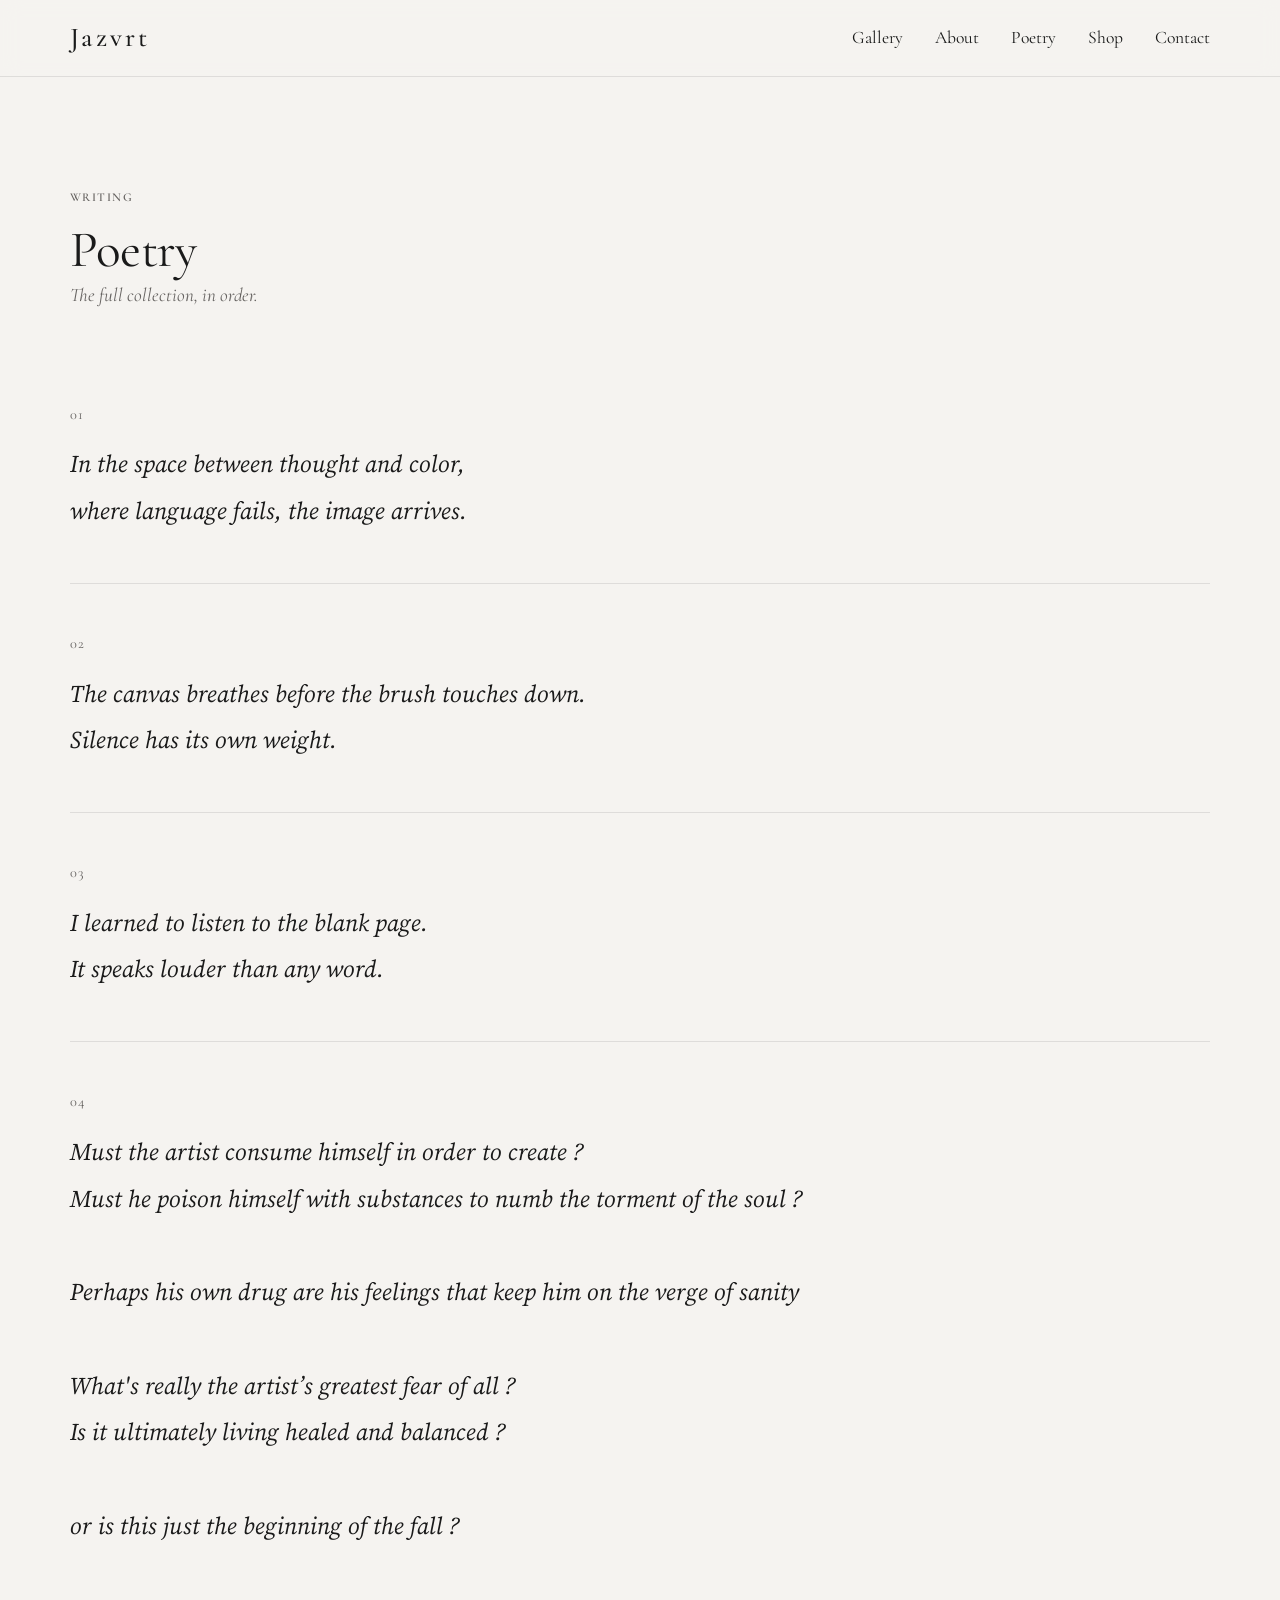
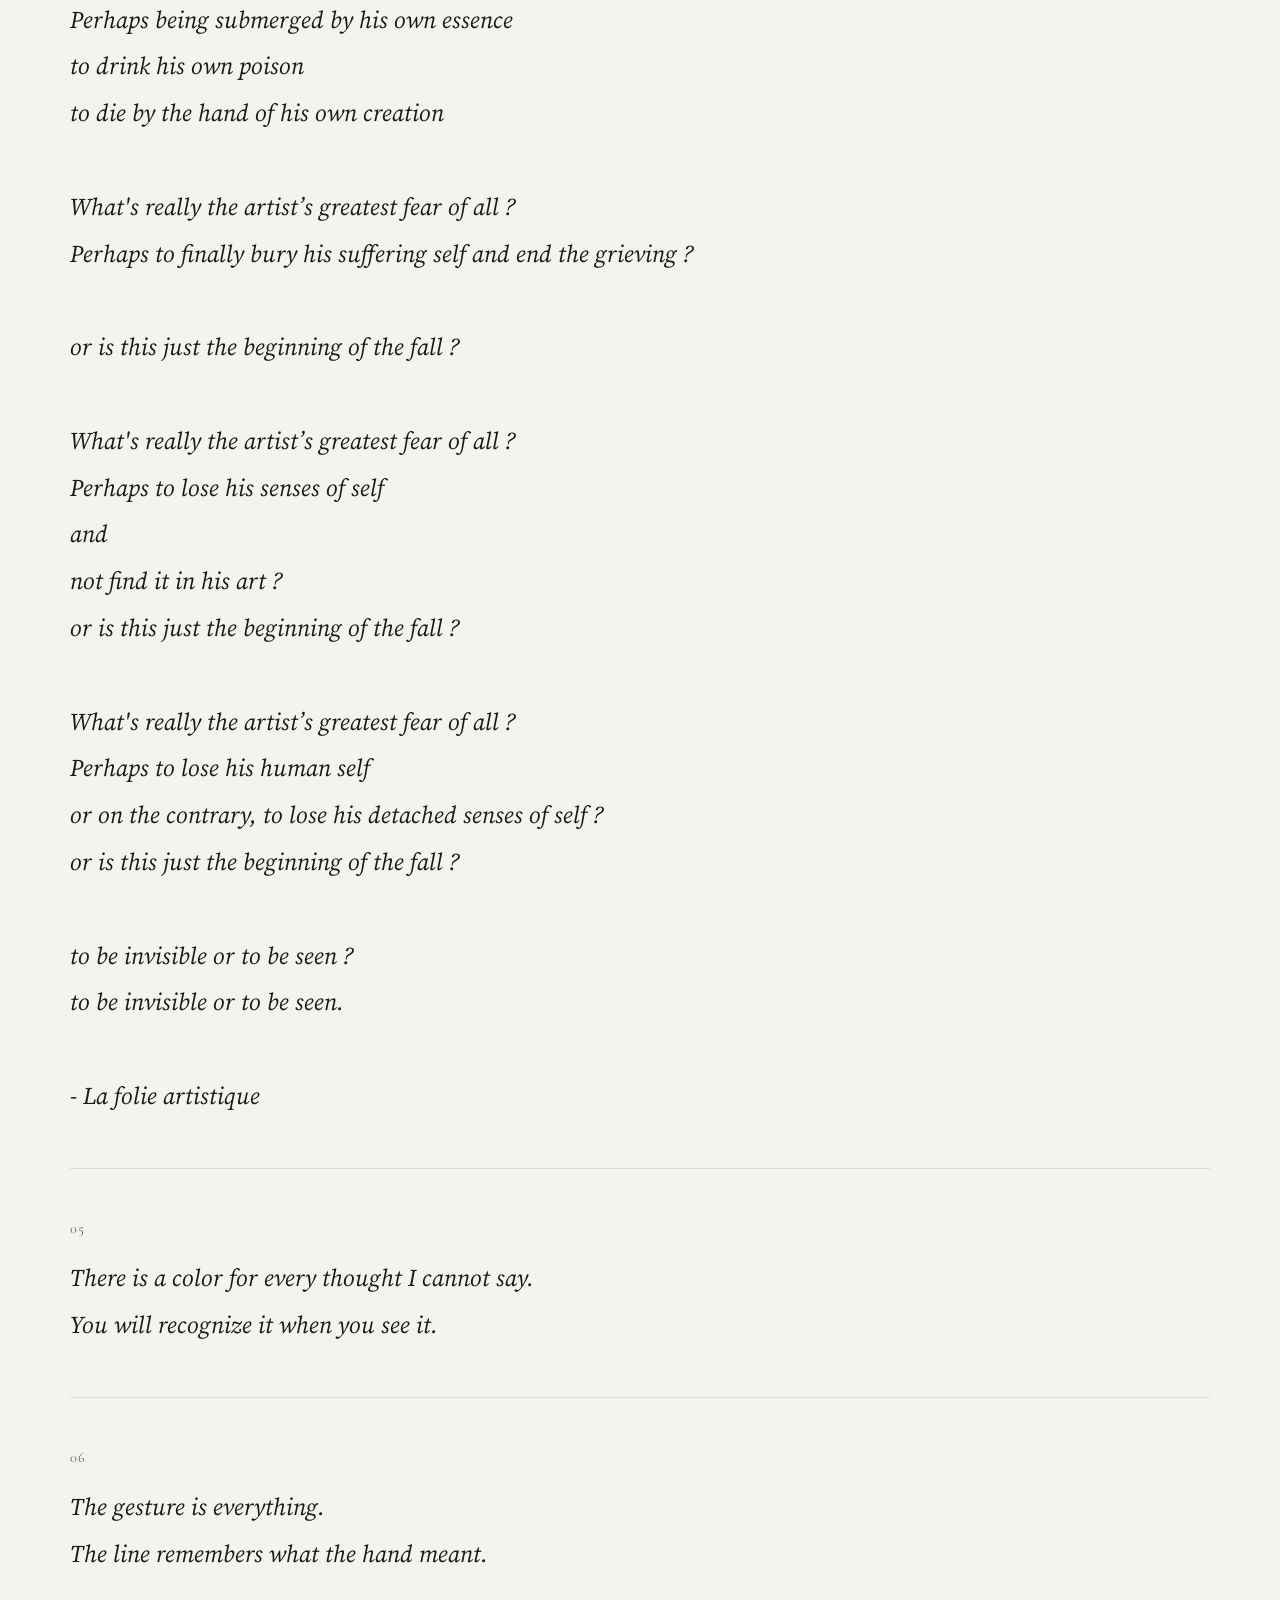
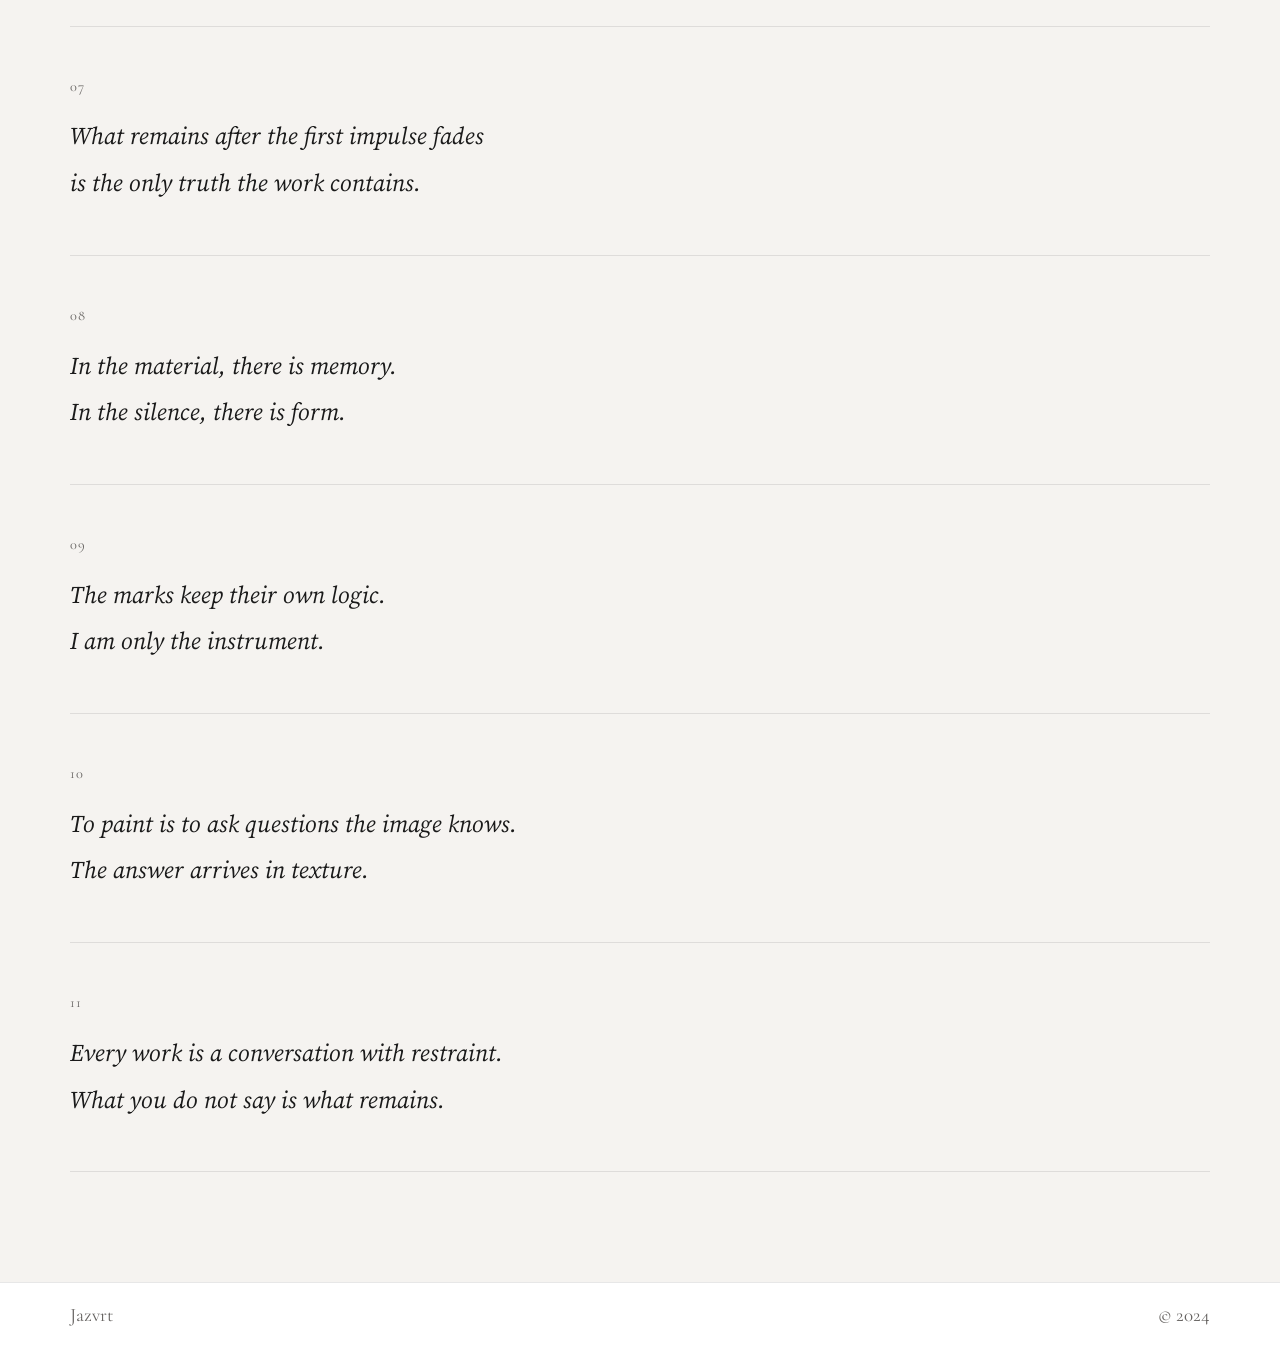
<file: poetry.html>
<!DOCTYPE html>
<html lang="en"><head><meta charset="UTF-8"><meta name="viewport" content="width=device-width, initial-scale=1.0"><meta name="description" content="Jazvrt — poetry collection."><title>Jazvrt — poetry</title><link rel="preconnect" href="https://fonts.googleapis.com"><link rel="preconnect" href="https://fonts.gstatic.com" crossorigin><link href="https://fonts.googleapis.com/css2?family=Cormorant+Garamond:wght@300;400;500;600&family=Source+Serif+Pro:ital,wght@0,400;0,600;1,400&display=swap" rel="stylesheet"><link rel="stylesheet" href="styles.css"></head><body><header class="site-header"><div class="container nav-wrap"><a href="index.html" class="brand">Jazvrt</a><nav class="main-nav"><a href="index.html#gallery">Gallery</a><a href="index.html#about">About</a><a href="poetry.html">Poetry</a><a href="shop.html">Shop</a><a href="index.html#contact">Contact</a></nav><button class="menu-toggle" aria-label="Toggle menu" aria-expanded="false"><span></span><span></span><span></span></button></div></header><main><section class="poetry-page section-space"><div class="container"><div class="section-heading"><p class="eyebrow muted">Writing</p><h2>Poetry</h2><p class="poetry-lead">The full collection, in order.</p></div><article class="poem-full"><p class="poem-number">01</p><p class="poem-text">In the space between thought and color,<br>where language fails, the image arrives.</p></article><article class="poem-full"><p class="poem-number">02</p><p class="poem-text">The canvas breathes before the brush touches down.<br>Silence has its own weight.</p></article><article class="poem-full"><p class="poem-number">03</p><p class="poem-text">I learned to listen to the blank page.<br>It speaks louder than any word.</p></article><article class="poem-full"><p class="poem-number">04</p><p class="poem-text">Must the artist consume himself in order to create ?<br>Must he poison himself with substances to numb the torment of the soul ?<br><br>Perhaps his own drug are his feelings that keep him on the verge of sanity<br><br>What's really the artist’s greatest fear of all ?<br>Is it ultimately living healed and balanced ?<br><br>or is this just the beginning of the fall ?<br><br>Perhaps being submerged by his own essence<br>to drink his own poison<br>to die by the hand of his own creation<br><br>What's really the artist’s greatest fear of all ?<br>Perhaps to finally bury his suffering self and end the grieving ?<br><br>or is this just the beginning of the fall ?<br><br>What's really the artist’s greatest fear of all ?<br>Perhaps to lose his senses of self<br>and<br>not find it in his art ?<br>or is this just the beginning of the fall ?<br><br>What's really the artist’s greatest fear of all ?<br>Perhaps to lose his human self<br>or on the contrary, to lose his detached senses of self ?<br>or is this just the beginning of the fall ?<br><br>to be invisible or to be seen ?<br>to be invisible or to be seen.<br><br>- La folie artistique</p></article><article class="poem-full"><p class="poem-number">05</p><p class="poem-text">There is a color for every thought I cannot say.<br>You will recognize it when you see it.</p></article><article class="poem-full"><p class="poem-number">06</p><p class="poem-text">The gesture is everything.<br>The line remembers what the hand meant.</p></article><article class="poem-full"><p class="poem-number">07</p><p class="poem-text">What remains after the first impulse fades<br>is the only truth the work contains.</p></article><article class="poem-full"><p class="poem-number">08</p><p class="poem-text">In the material, there is memory.<br>In the silence, there is form.</p></article><article class="poem-full"><p class="poem-number">09</p><p class="poem-text">The marks keep their own logic.<br>I am only the instrument.</p></article><article class="poem-full"><p class="poem-number">10</p><p class="poem-text">To paint is to ask questions the image knows.<br>The answer arrives in texture.</p></article><article class="poem-full"><p class="poem-number">11</p><p class="poem-text">Every work is a conversation with restraint.<br>What you do not say is what remains.</p></article></div></section></main><footer class="site-footer"><div class="container footer-wrap"><span>Jazvrt</span><span>© 2024</span></div></footer><script src="script.js"></script></body></html>
</file>
<file: styles.css>
@import url('https://fonts.googleapis.com/css2?family=Cormorant+Garamond:wght@300;400;500;600&family=Source+Serif+Pro:ital,wght@0,400;0,600;1,400&display=swap');
*{box-sizing:border-box;margin:0;padding:0}:root{--bg:#f5f3f0;--panel:#fff;--ink:#1a1a1a;--muted:#666361;--line:rgba(26,26,26,.1);--shadow:0 20px 45px rgba(26,26,26,.08);--success:#2d5016}html{scroll-behavior:smooth}body{background:var(--bg);color:var(--ink);font-family:'Cormorant Garamond',Georgia,serif;line-height:1.7;font-size:19px;font-weight:400}img{display:block;width:100%}a{color:inherit;text-decoration:none}button,input,textarea{font:inherit}button{border:0;background:none;cursor:pointer}.container{width:min(1140px,calc(100% - 40px));margin:auto}.section-space{padding:110px 0}.eyebrow{font-size:.75rem;letter-spacing:.12em;text-transform:uppercase;font-weight:600;margin-bottom:16px;color:var(--muted)}.muted{color:var(--muted)}
.site-header{position:sticky;top:0;z-index:30;background:rgba(245,243,240,.92);backdrop-filter:blur(10px);border-bottom:1px solid var(--line)}.nav-wrap{display:flex;align-items:center;justify-content:space-between;height:76px}.brand{font-size:1.7rem;font-weight:500;letter-spacing:.12em}.main-nav{display:flex;gap:32px;font-size:1.1rem}.main-nav a{position:relative}.main-nav a:after{content:'';position:absolute;bottom:-6px;left:0;width:100%;height:1px;background:var(--ink);transform:scaleX(0);transform-origin:left;transition:transform .25s}.main-nav a:hover:after{transform:scaleX(1)}.menu-toggle{display:none;width:40px;height:40px;border:1px solid var(--line);border-radius:50%;flex-direction:column;align-items:center;justify-content:center;gap:4px;z-index:50}.menu-toggle span{width:16px;height:1.5px;background:var(--ink)}
.hero{min-height:620px;display:flex;align-items:center;background:linear-gradient(160deg,#2b2926,#171614);color:#fdfcfa;padding:100px 0}.hero h1{font-size:clamp(4.5rem,9vw,8rem);font-weight:300;letter-spacing:.02em;line-height:.95;margin-bottom:20px}.hero-copy{font-size:1.4rem;max-width:540px;margin-bottom:36px;opacity:.85}.hero-actions{display:flex;gap:14px;flex-wrap:wrap}.btn{display:inline-flex;align-items:center;justify-content:center;padding:12px 25px;border-radius:6px;border:1px solid transparent;font-size:1rem;font-weight:500;transition:transform .2s,opacity .2s}.btn:hover{transform:translateY(-1px);opacity:.92}.btn-light{background:#fff;color:#1a1a1a}.btn-dark{background:var(--ink);color:#fff}.section-heading{margin-bottom:44px}.section-heading h2,.about-copy h2,.contact-copy h2{font-size:clamp(2.5rem,4vw,4rem);font-weight:400;letter-spacing:-.015em;line-height:1.08}
.gallery-grid{display:grid;grid-template-columns:repeat(12,1fr);gap:16px}.gallery-item{position:relative;grid-column:span 4;background:#e5e2de;overflow:hidden;cursor:pointer;border-radius:8px;border:1px solid var(--line);transition:transform .25s,box-shadow .25s}.gallery-item.large{grid-column:span 6}.gallery-item:hover{transform:translateY(-3px);box-shadow:var(--shadow)}.gallery-item img{height:340px;object-fit:cover;transition:transform .4s}.gallery-item:hover img{transform:scale(1.03)}.gallery-item figcaption{position:absolute;left:14px;bottom:14px;padding:6px 12px;background:rgba(26,26,26,.6);color:#fff;border-radius:4px;font-size:.9rem;font-weight:500}
.lightbox{display:none;position:fixed;inset:0;z-index:100;align-items:center;justify-content:center}.lightbox.active{display:flex}.lightbox-overlay{position:absolute;inset:0;background:rgba(20,18,16,.86);cursor:pointer}.lightbox-content{position:relative;z-index:1;width:min(92vw,920px);background:#14120f;border-radius:10px;overflow:hidden;animation:pop .28s ease}.zoom-viewport{overflow:hidden;max-height:76vh;background:#000;cursor:zoom-in}.zoom-viewport.zoomed{cursor:grab}.zoom-viewport.zoomed.dragging{cursor:grabbing}#lightboxImage{width:100%;max-height:76vh;object-fit:contain;user-select:none;transform:scale(1);transform-origin:center;transition:transform .18s ease;touch-action:none}.zoom-viewport.zoomed #lightboxImage{transform:scale(2.4);transition:none}.lightbox-close{position:absolute;top:12px;right:12px;width:38px;height:38px;border-radius:50%;background:rgba(255,255,255,.12);color:#fff;font-size:1.4rem;z-index:2}.lightbox-info{display:flex;align-items:center;justify-content:space-between;padding:16px 18px;color:#fff}.lightbox-nav{display:flex;gap:8px}.lightbox-nav button{color:#fff;border:1px solid rgba(255,255,255,.25);padding:8px 14px;border-radius:6px}.lightbox-nav button:hover{background:rgba(255,255,255,.1)}@keyframes pop{from{transform:scale(.96);opacity:0}to{transform:scale(1);opacity:1}}
.about-grid,.contact-wrap{display:grid;grid-template-columns:1.1fr .9fr;gap:44px;align-items:center}.about-copy p,.contact-copy p{margin-top:16px;color:var(--muted)}.about-visual img{border-radius:10px;border:1px solid var(--line);box-shadow:var(--shadow);min-height:420px;object-fit:cover}.poetry-teaser{background:var(--panel);border-top:1px solid var(--line);border-bottom:1px solid var(--line)}.poetry-lead,.shop-note{color:var(--muted);margin-bottom:24px;max-width:520px;font-style:italic}.poetry-page,.shop-page{background:var(--bg)}.poem-list{display:flex;flex-direction:column;max-width:720px;margin:auto}.poem-full{padding:48px 0;border-bottom:1px solid var(--line)}.poem-number{font-size:.9rem;letter-spacing:.1em;color:var(--muted);margin-bottom:14px}.poem-text{font-family:'Source Serif Pro',Georgia,serif;font-size:1.5rem;line-height:1.95;font-style:italic}
.contact{background:var(--bg)}.contact-form{display:grid;gap:18px;padding:30px;border-radius:10px;border:1px solid var(--line);background:var(--panel);box-shadow:var(--shadow)}.contact-form label{display:grid;gap:8px}.contact-form span,.payment-label{font-size:.9rem;text-transform:uppercase;letter-spacing:.08em;color:var(--muted)}.contact-form input,.contact-form textarea{padding:12px 14px;border-radius:6px;border:1px solid var(--line);background:var(--bg)}.contact-form textarea{min-height:130px;resize:vertical}.back-to-top{position:fixed;bottom:24px;right:24px;width:44px;height:44px;border-radius:50%;background:var(--ink);color:#fff;display:none;align-items:center;justify-content:center;z-index:20}.back-to-top.show{display:flex}.site-footer{border-top:1px solid var(--line);background:var(--panel)}.footer-wrap{display:flex;justify-content:space-between;align-items:center;min-height:64px;color:var(--muted)}
.shop-grid{display:grid;grid-template-columns:repeat(3,1fr);gap:20px}.product-card{background:var(--panel);border:1px solid var(--line);border-radius:10px;overflow:hidden;box-shadow:var(--shadow)}.product-card img{height:280px;object-fit:cover}.product-info{padding:20px;display:grid;gap:8px}.product-info h3{font-size:1.7rem;font-weight:400}.product-info p{color:var(--muted);font-size:1rem}.product-info strong{font-size:1.3rem;font-weight:500;margin:5px 0 8px}.cart-panel{margin-top:45px;padding:28px;border:1px solid var(--line);border-radius:10px;background:var(--panel);display:grid;grid-template-columns:1fr 1fr;gap:40px}.cart-panel h3{font-size:2rem;font-weight:400}.cart-empty{color:var(--muted);margin:12px 0}.cart-row{display:flex;justify-content:space-between;border-bottom:1px solid var(--line);padding:10px 0}.cart-total{margin-top:18px;font-size:1.25rem}.payment-methods{display:flex;flex-wrap:wrap;gap:8px;margin:14px 0 20px}.payment-methods span{padding:7px 10px;border:1px solid var(--line);border-radius:5px;font-size:.95rem}.checkout-btn{width:100%}.demo-note{color:var(--muted);font-size:.9rem;margin-top:12px;font-style:italic}
.toast{position:fixed;bottom:24px;left:24px;background:var(--success);color:#fff;padding:16px 24px;border-radius:8px;font-size:1rem;box-shadow:0 10px 30px rgba(45,80,22,.3);animation:slideIn .3s ease,slideOut .3s ease 2.7s forwards;z-index:1000}
@keyframes slideIn{from{transform:translateX(-120%);opacity:0}to{transform:translateX(0);opacity:1}}@keyframes slideOut{from{transform:translateX(0);opacity:1}to{transform:translateX(-120%);opacity:0}}
@media(max-width:768px){.menu-toggle{display:flex}.main-nav{display:none;position:fixed;inset:0;width:100%;height:100vh;flex-direction:column;gap:24px;background:var(--bg);border:none;padding:120px 40px 40px;z-index:40;overflow-y:auto;opacity:0;transform:scale(.95);pointer-events:none;transition:opacity .3s ease,transform .3s ease}.main-nav.active{display:flex;opacity:1;transform:scale(1);pointer-events:auto}.gallery-grid{grid-template-columns:repeat(6,1fr)}.gallery-item,.gallery-item.large{grid-column:span 3}.about-grid,.contact-wrap,.cart-panel{grid-template-columns:1fr}.shop-grid{grid-template-columns:1fr 1fr}.poem-text{font-size:1.25rem}}
@media(max-width:480px){.gallery-grid,.shop-grid{grid-template-columns:1fr}.gallery-item,.gallery-item.large{grid-column:span 1}.hero-actions{flex-direction:column}.section-space{padding:80px 0}.toast{left:12px;right:12px;bottom:20px}}
</file>
